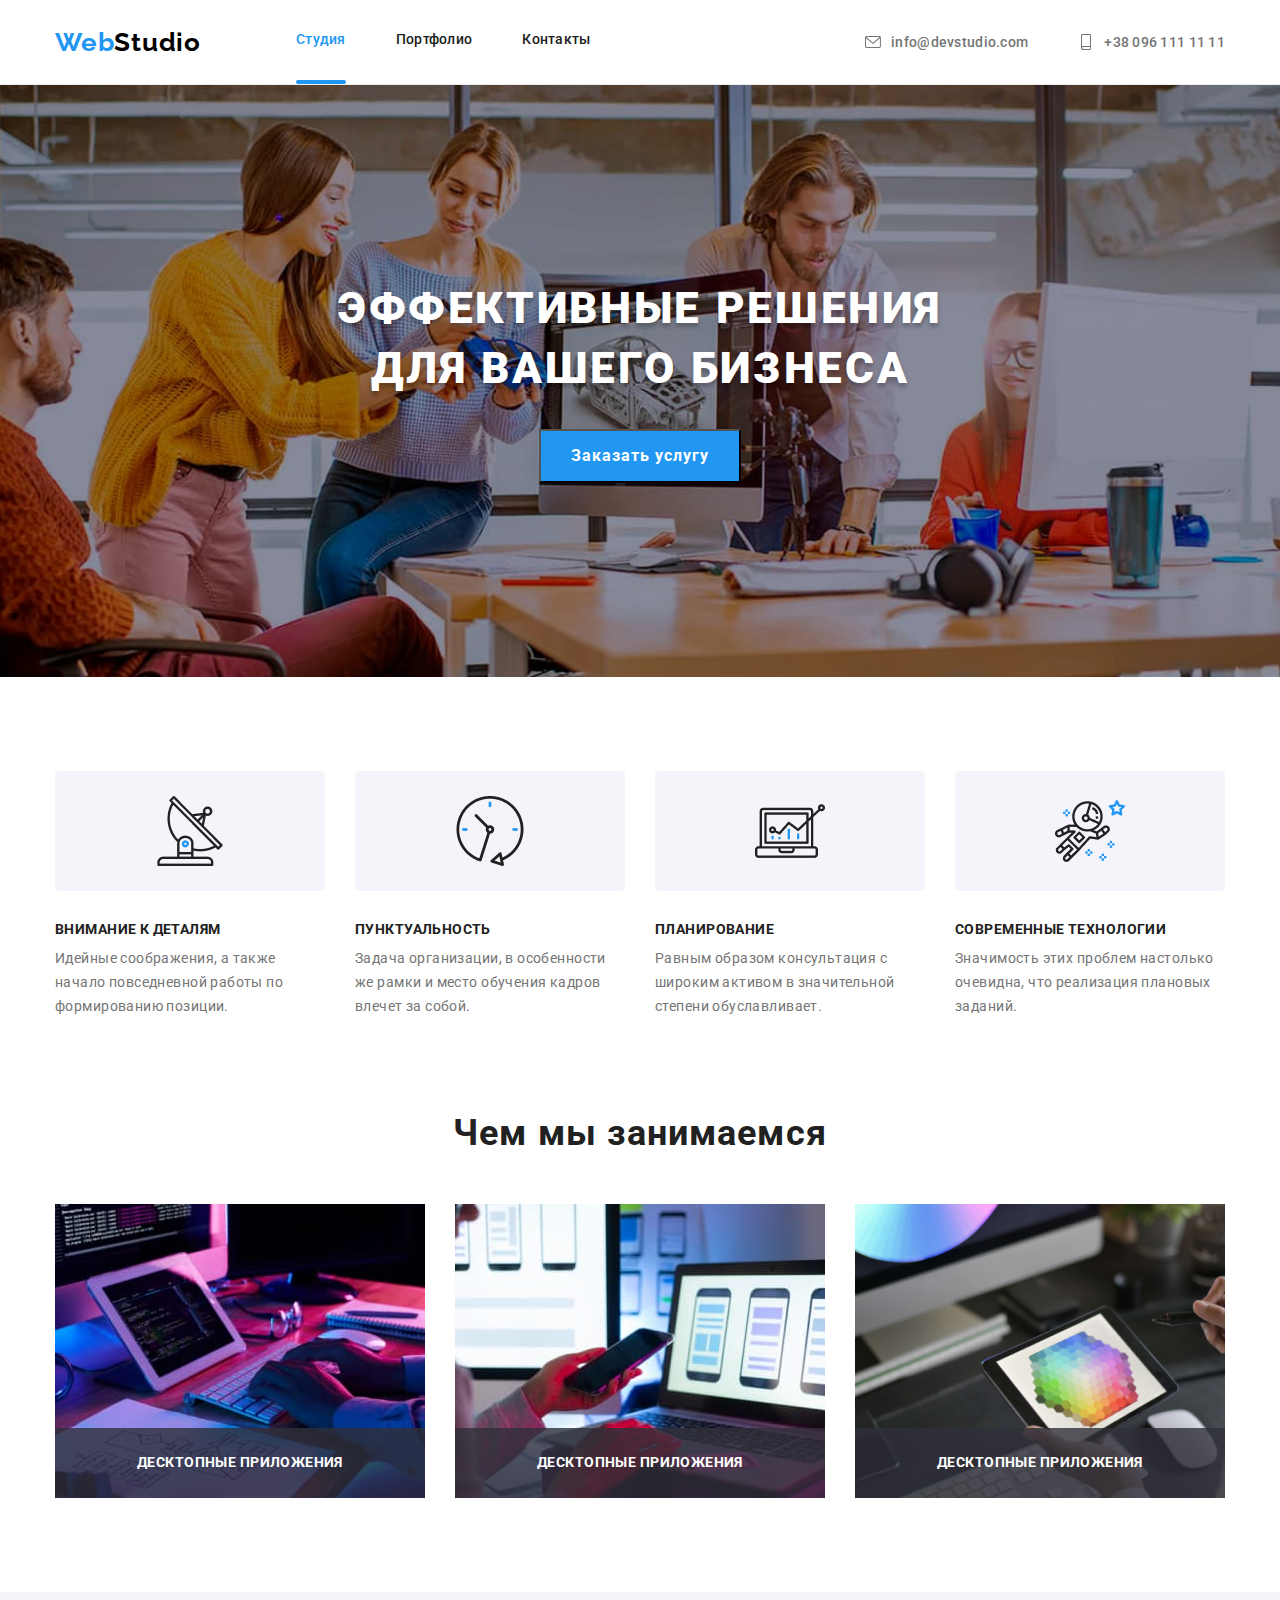
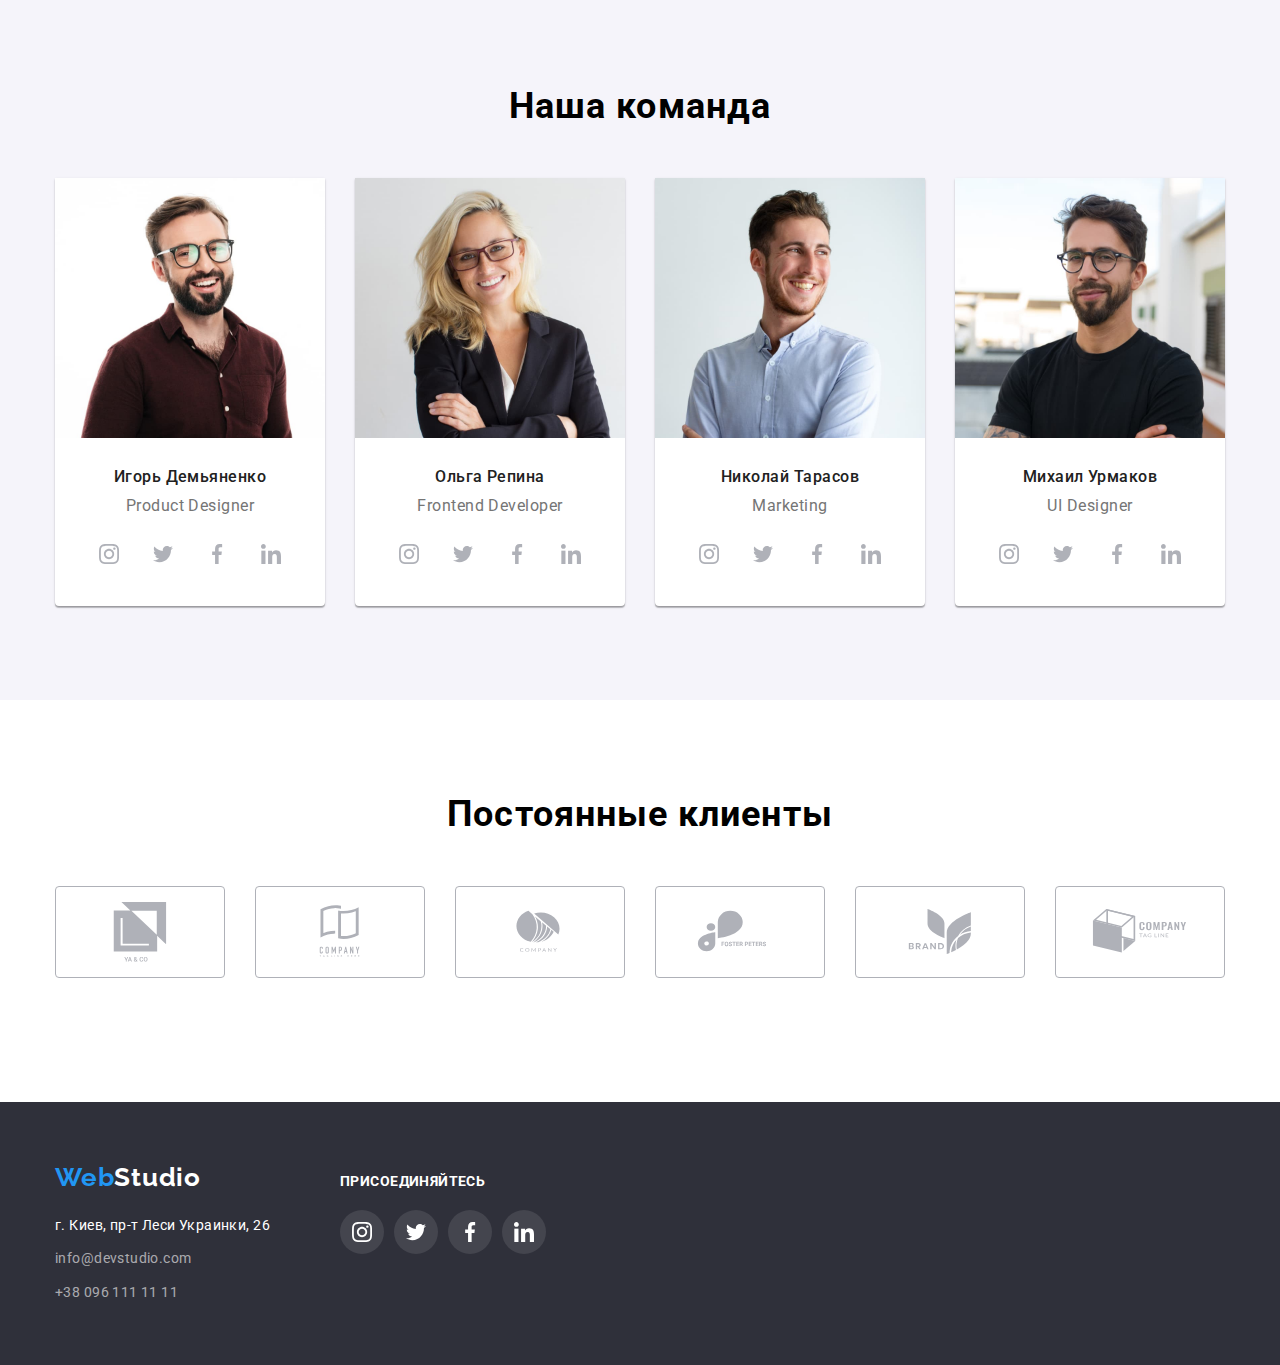
<file: index.html>
<!DOCTYPE html>
<html lang="ru">
<head>
    <meta charset="UTF-8">
    <meta http-equiv="X-UA-Compatible" content="IE=edge">
    <meta name="viewport" content="width=device-width, initial-scale=1.0">
    <title>Студия</title>
    <link rel="preconnect" href="https://fonts.googleapis.com">
    <link rel="preconnect" href="https://fonts.gstatic.com" crossorigin>
    <link href="https://fonts.googleapis.com/css2?family=Raleway:wght@700&family=Roboto:wght@400;500;700;900&display=swap"rel="stylesheet">
    <link rel="stylesheet" href="https://cdnjs.cloudflare.com/ajax/libs/modern-normalize/1.1.0/modern-normalize.min.css">
    <link rel="stylesheet" href="./css/styles.css">
</head>
<body>
<!-- Шапка сайта -->
    <header class="page-header">
       <div class="container">
            <nav class="nav" >
                <a class="logo" href="/"><span class="logo-color">Web</span>Studio</a>
                <ul  class="site-nav">
                    <li class="item ">
                        <div class="current-session">
                            <a class="link" href="./index.html">Студия</a>
                        </div>    
                    </li>
                    <li class="item"><a class="link" href="./portfolio.html">Портфолио</a></li>
                    <li class="item"><a class="link" href="#">Контакты</a></li>
                </ul>
                <ul class="auth-nav">
                    <li class="item">
                        <a class="link" href="mailto:info@devstudio.com">
                            <svg class="contact-link" wght="16px" height="16px">
                                <use href="./images/icons.svg#envelope"></use>
                            </svg>
                            info@devstudio.com</a>
                    </li>
                    <li class="item"><a class="link" href="tel:+380961111111">
                        <svg class="contact-link" wght="16px" height="16px">
                            <use href="./images/icons.svg#smartphone"></use>
                        </svg>
                        +38 096 111 11 11</a></li>
                </ul>
            </nav>
        </div>
    </header>
<!-- Главаная часть (Контент) -->
    <main>
        <!-- Хиро   -->
        <section class="hero section" >
            <div class="container hero-container">
                <h1 class="hero-title">Эффективные решения <br> для вашего бизнеса</h1>
                <button class="button" type="button" data-modal-open>Заказать услугу</button>
            </div>
        </section>
        <!-- Наши привилегии  -->
        <section class="section">
            <div class="container">
                <h2 class="hide-title">Наши привилегии </h2>
                <ul class="benefits">
                    <li class="item icon-antenna">
                        <h3 class="titel ">Внимание к деталям</h3>
                        <p class="article">Идейные соображения, а также начало повседневной работы по формированию позиции.</p>
                    </li>
                    <li class="item icon-clock">
                        <h3 class="titel">Пунктуальность</h3>
                        <p class="article">Задача организации, в особенности же рамки и место обучения кадров влечет за собой.</p>
                    </li>
                    <li class="item icon-diagram">
                        <h3 class="titel">Планирование</h3>
                        <p class="article">Равным образом консультация с широким активом в значительной степени обуславливает.</p>
                    </li>
                    <li class="item icon-astrounaut">
                        <h3 class="titel">Современные технологии</h3>
                        <p class="article">Значимость этих проблем настолько очевидна, что реализация плановых заданий.</p>
                    </li>
                </ul>
            </div>
        </section>
        <!-- Чем занимаемся  -->
        <section class="work section">
            <div class="container">
                <h2 class="titel">Чем мы занимаемся</h2>
                <ul class="work">
                    <li class="wokr-section">
                        <img src="./images/keybord.jpg" width="370" alt="Пишем код">
                        <p class="wokr-section-description">Десктопные приложения</p>
                    </li>
                    <li class="wokr-section">
                        <img src="./images/phoneandnotebook.jpg" width="370" alt="Звонки родным и близким">
                        <P class="wokr-section-description">Десктопные приложения</P>
                    </li>
                    <li class="wokr-section">
                        <img src="./images/colortabel.jpg" width="370" alt="Красивый планшет с палитрой цветов">
                        <P class="wokr-section-description">Десктопные приложения</P>
                    </li>
                </ul>
            </div>
        </section>
        <!-- Наша команда -->
        <section class="team section">
            <div class="container">
                <h2 class="team-title">Наша команда</h2>
                <ul class="team-persons">
                    <li class="item">
                        <img src="./images/team/ighor.jpg" width="270" alt="Игорь Демьяненко - Product Designer">
                        <div class="team-description">
                            <h3 class="team-name">Игорь Демьяненко</h3>
                            <p class="article">Product Designer</p>
                        </div>
                        <ul  class="team-socials">
                            <li class="team-socials-item">
                                <a class="team-link" href="#">
                                    <svg class="team-icon">
                                        <use href="./images/icons.svg#instagram"></use>
                                    </svg>
                                </a>
                            </li>
                            <li class="team-socials-item">
                                <a class="team-link" href="#">
                                    <svg class="team-icon">
                                        <use href="./images/icons.svg#twitter"></use>
                                    </svg>
                                </a>
                            </li>
                            <li class="team-socials-item">
                                <a class="team-link" href="#">
                                    <svg class="team-icon">
                                        <use href="./images/icons.svg#facebook"></use>
                                    </svg>
                                </a>
                            </li>
                            <li class="team-socials-item">
                                <a class="team-link" href="#">
                                    <svg class="team-icon">
                                        <use href="./images/icons.svg#linkedin"></use>
                                    </svg>
                                </a>
                            </li>
                        </ul> 
                    </li>
                    <li class="item">
                        <img src="./images/team/olga.jpg" width="270" alt="Ольга Репина - Frontend Developer">
                        <div class="team-description">
                            <h3 class="team-name">Ольга Репина</h3>
                            <p class="article">Frontend Developer</p>
                        </div>
                        <ul  class="team-socials">
                            <li class="team-socials-item">
                                <a class="team-link" href="#">
                                    <svg class="team-icon">
                                        <use href="./images/icons.svg#instagram"></use>
                                    </svg>
                                </a>
                            </li>
                            <li class="team-socials-item">
                                <a class="team-link" href="#">
                                    <svg class="team-icon">
                                        <use href="./images/icons.svg#twitter"></use>
                                    </svg>
                                </a>
                            </li>
                            <li class="team-socials-item">
                                <a class="team-link" href="#">
                                    <svg class="team-icon">
                                        <use href="./images/icons.svg#facebook"></use>
                                    </svg>
                                </a>
                            </li>
                            <li class="team-socials-item">
                                <a class="team-link" href="#">
                                    <svg class="team-icon">
                                        <use href="./images/icons.svg#linkedin"></use>
                                    </svg>
                                </a>
                            </li>
                        </ul> 
                    </li>
                    <li class="item">
                        <img src="./images/team/nikita.jpg" width="270" alt="Николай Тарасов - Marketing">
                        <div class="team-description">
                            <h3 class="team-name">Николай Тарасов</h3>
                            <p class="article">Marketing</p>
                        </div>
                        <ul  class="team-socials">
                            <li class="team-socials-item">
                                <a class="team-link" href="#">
                                    <svg class="team-icon">
                                        <use href="./images/icons.svg#instagram"></use>
                                    </svg>
                                </a>
                            </li>
                            <li class="team-socials-item">
                                <a class="team-link" href="#">
                                    <svg class="team-icon">
                                        <use href="./images/icons.svg#twitter"></use>
                                    </svg>
                                </a>
                            </li>
                            <li class="team-socials-item">
                                <a class="team-link" href="#">
                                    <svg class="team-icon">
                                        <use href="./images/icons.svg#facebook"></use>
                                    </svg>
                                </a>
                            </li>
                            <li class="team-socials-item">
                                <a class="team-link" href="#">
                                    <svg class="team-icon">
                                        <use href="./images/icons.svg#linkedin"></use>
                                    </svg>
                                </a>
                            </li>
                        </ul> 
                    </li>
                    <li class="item">
                        <img src="./images/team/mihail.jpg" width="270" alt="Михаил Урмаков - UI Designer">
                        <div class="team-description">
                            <h3 class="team-name">Михаил Урмаков</h3>
                            <p class="article">UI Designer</p>
                        </div>
                        <ul  class="team-socials">
                            <li class="team-socials-item">
                                <a class="team-link" href="#">
                                    <svg class="team-icon">
                                        <use href="./images/icons.svg#instagram"></use>
                                    </svg>
                                </a>
                            </li>
                            <li class="team-socials-item">
                                <a class="team-link" href="#">
                                    <svg class="team-icon">
                                        <use href="./images/icons.svg#twitter"></use>
                                    </svg>
                                </a>
                            </li>
                            <li class="team-socials-item">
                                <a class="team-link" href="#">
                                    <svg class="team-icon">
                                        <use href="./images/icons.svg#facebook"></use>
                                    </svg>
                                </a>
                            </li>
                            <li class="team-socials-item">
                                <a class="team-link" href="#">
                                    <svg class="team-icon">
                                        <use href="./images/icons.svg#linkedin"></use>
                                    </svg>
                                </a>
                            </li>
                        </ul> 
                    </li>
                </ul>
            </div>
        </section>
        <section class="section">
            <h2 class="client-title">Постоянные клиенты</h2>
            <ul class="client-list">
                <li>
                    <a class="client-link" href="#">
                        <svg class="client-icon" width="106px" height="60px">
                            <use href="./images/icons.svg#client"></use>
                        </svg>
                    </a>
                </li>
                <li>
                    <a class="client-link" href="#">
                        <svg class="client-icon" width="106px" height="60px">
                            <use href="./images/icons.svg#client-2"></use>
                        </svg>
                    </a>
                </li>
                <li>
                    <a class="client-link" href="#" >
                        <svg class="client-icon" width="106px" height="60px">
                            <use href="./images/icons.svg#client-3"></use>
                        </svg>
                    </a>
                </li>
                <li>
                    <a class="client-link" href="#">
                        <svg class="client-icon" width="106px" height="60px">
                            <use href="./images/icons.svg#client-4"></use>
                        </svg>
                    </a>
                </li>
                <li>
                    <a class="client-link" href="#">
                        <svg class="client-icon" width="106px" height="60px">
                            <use href="./images/icons.svg#client-5"></use>
                        </svg>
                    </a>
                </li>
                <li>
                    <a class="client-link" href="#" >
                        <svg class="client-icon" width="106px" height="60px">
                            <use href="./images/icons.svg#client-6"></use>
                        </svg>
                    </a>
                </li>
            </ul>
        
        </section>
    </main>


    <!-- Футер -->
    <footer class="footer">
        <div class="container footer-contarner">
            <div>
                <a class="footer-logo" href="/"><span class="logo-color">Web</span>Studio</a>
            <address class="footer-adress">
                <p class="article">г. Киев, пр-т Леси Украинки, 26</p>
                <a class="link" href="mailto:info@devstudio.com">info@devstudio.com</a>
                <a class="link" href="tel:+380961111111">+38 096 111 11 11</a>
            </address>
            </div>
            <div class="footer-social">
                <h2 class="footer-social-title">присоединяйтесь</h2>
                <ul class="footer-social-list" >
                    <li class="footer-social-item">
                        <a class="footer-social-link" href="#">
                            <svg class="footer-social-icon">
                                <use href="./images/icons.svg#instagram"></use>
                            </svg>
                        </a>
                    </li>
                    <li class="footer-social-item">
                        <a class="footer-social-link" href="#">
                            <svg class="footer-social-icon">
                                <use href="./images/icons.svg#twitter"></use>
                            </svg>
                        </a>
                    </li>
                    <li class="footer-social-item">
                        <a class="footer-social-link" href="#">
                            <svg class="footer-social-icon">
                                <use href="./images/icons.svg#facebook"></use>
                            </svg>
                        </a>
                    </li>
                    <li class="footer-social-item">
                        <a class="footer-social-link" href="#">
                            <svg class="footer-social-icon">
                                <use href="./images/icons.svg#linkedin"></use>
                            </svg>
                        </a>
                    </li>
                </ul> 
            </div>

        </div>

             
    </footer>
    <!-- Backdrop and Modal -->
    <div class="backdrop is-hidden" data-modal>
        <div class="modal">
            <button class="modal-close-button" type="button" data-modal-close>
                <svg class="modal-close-icon" width="11px" height="11px" >
                    <use href="./images/icons.svg#cross"></use>
                </svg>
            </button>
        </div>
    </div>   
    <!-- JS -->
    <script src="./js/modal.js"></script>
</body>
</html>
</file>
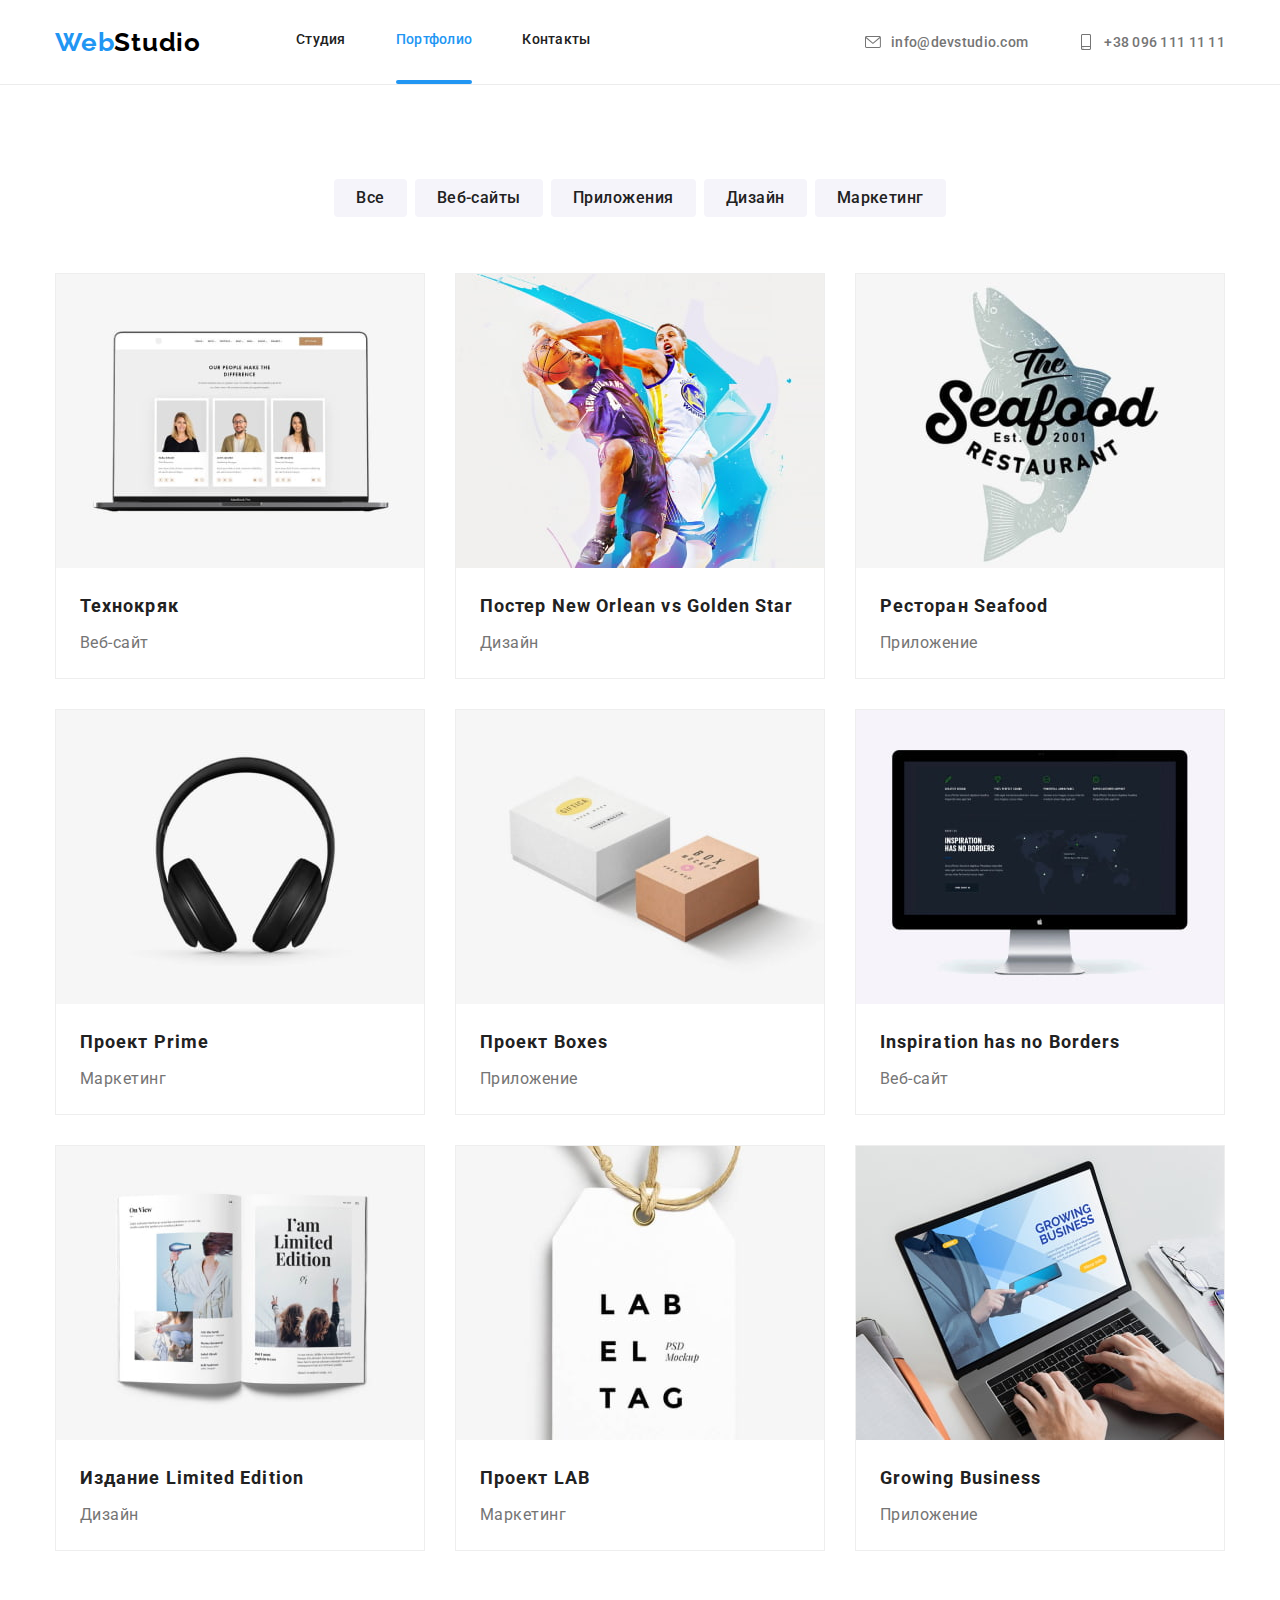
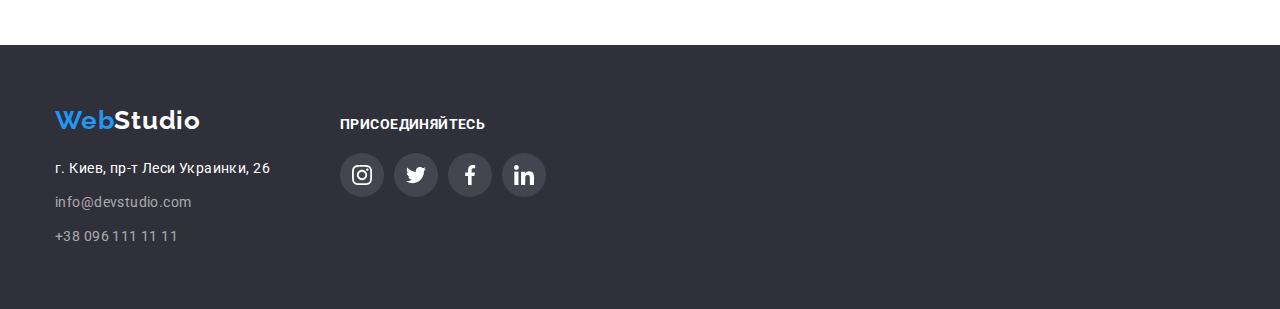
<file: portfolio.html>
<!DOCTYPE html>
<html lang="ru">
<head>
    <meta charset="UTF-8">
    <meta http-equiv="X-UA-Compatible" content="IE=edge">
    <meta name="viewport" content="width=device-width, initial-scale=1.0">
    <title>Портфолио</title>
    <link rel="preconnect" href="https://fonts.googleapis.com">
    <link rel="preconnect" href="https://fonts.gstatic.com" crossorigin>
    <link href="https://fonts.googleapis.com/css2?family=Raleway:wght@700&family=Roboto:wght@400;500;700;900&display=swap" rel="stylesheet">
    <link rel="stylesheet" href="https://cdnjs.cloudflare.com/ajax/libs/modern-normalize/1.1.0/modern-normalize.min.css">
    <link rel="stylesheet" href="./css/styles.css">
</head>
<body>
    <!-- Шапка сайта -->
    <header class="page-header">
        <div class="container">
             <nav class="nav" >
                 <a class="logo" href="./"><span class="logo-color">Web</span>Studio</a>
                 <ul  class="site-nav">
                     <li class="item ">
                            <a class="link" href="./index.html">Студия</a>
                    </li>
                     <li class="item ">
                        <div class="current-session">
                            <a class="link" href="./portfolio.html">Портфолио</a>
                        </div>
                    </li>
                     <li class="item"><a class="link" href="#">Контакты</a></li>
                 </ul>
                 <ul class="auth-nav">
                     <li class="item">
                         <a class="link" href="mailto:info@devstudio.com">
                             <svg class="contact-link" wght="16px" height="16px">
                                 <use href="./images/icons.svg#envelope"></use>
                             </svg>
                             info@devstudio.com</a>
                     </li>
                     <li class="item"><a class="link" href="tel:+380961111111">
                         <svg class="contact-link" wght="16px" height="16px">
                             <use href="./images/icons.svg#smartphone"></use>
                         </svg>
                         +38 096 111 11 11</a></li>
                 </ul>
             </nav>
         </div>
     </header>
    <!-- Наши работы -->
    <main>
        <section class="section">
            <div class="container">
                <h1 class="hide-title">Наши работы</h1>
                <ul class="portfolio-button-list">
                    <li class="item"><button class="portfolio-button" type="button">Все</button></li>
                    <li class="item"><button class="portfolio-button" type="button">Веб-сайты</button></li>
                    <li class="item"><button class="portfolio-button" type="button">Приложения</button></li>
                    <li class="item"><button class="portfolio-button" type="button">Дизайн</button></li>
                    <li class="item"><button class="portfolio-button" type="button">Маркетинг</button></li>
                </ul>
            </div>

            <div class="container">
                <ul class="portfolio-list">
                    <li class="portfolio-item">
                        <a class="portfolio-link" href="#">
                            <div class="portfolio-thumb">
                                <img src="./images/portfolio/notebook.jpg" width="370" alt="Фото ноутбука">
                                <div class="portfolio-overlay">
                                    <p class="portfolio-overlay-description">Ресурс предлагает комплексные предложения с разным уровнем функционала и сервисов. Все это позволит посетителю получить исчерпывающие сведения о компании или частном лице.</p>
                                </div> 
                            </div>
                                                       
                            <div class="portfolio-list-description">
                                <h2 class="portfolio-list-title">Технокряк</h2>
                                <p class="article">Веб-сайт</p>
                            </div>
                            
                        </a>
                
                    </li>
                    <li class="portfolio-item">
                        <a class="portfolio-link" href="#">
                            <div class="portfolio-thumb">
                                <img src="./images/portfolio/basketboll.jpg" width="370" alt="Фото ноутбука">
                                <div class="portfolio-overlay">
                                    <p class="portfolio-overlay-description">Ресурс предлагает комплексные предложения с разным уровнем функционала и сервисов. Все это позволит посетителю получить исчерпывающие сведения о компании или частном лице.</p>
                                </div> 
                            </div>
                            <div class="portfolio-list-description">
                                <h2 class="portfolio-list-title">Постер New Orlean vs Golden Star</h2>
                                <p class="article">Дизайн</p>
                            </div>
                        </a>
                
                    </li>
                    <li class="portfolio-item">
                        <a class="portfolio-link" href="#">
                            <div class="portfolio-thumb">
                                <img src="./images/portfolio/searestoran.jpg" width="370" alt="Фото ноутбука">
                                <div class="portfolio-overlay">
                                    <p class="portfolio-overlay-description">Ресурс предлагает комплексные предложения с разным уровнем функционала и сервисов. Все это позволит посетителю получить исчерпывающие сведения о компании или частном лице.</p>
                                </div> 
                            </div>
                            <div class="portfolio-list-description">
                                <h2 class="portfolio-list-title">Ресторан Seafood</h2>
                                <p class="article">Приложение</p>
                            </div>
                        </a>
                    </li>
                    <li class="portfolio-item">
                        <a class="portfolio-link" href="#">
                            <div class="portfolio-thumb">
                                <img src="./images/portfolio/headsets.jpg" width="370" alt="Фото ноутбука">
                                <div class="portfolio-overlay">
                                    <p class="portfolio-overlay-description">Ресурс предлагает комплексные предложения с разным уровнем функционала и сервисов. Все это позволит посетителю получить исчерпывающие сведения о компании или частном лице.</p>
                                </div> 
                            </div>
                            <div class="portfolio-list-description">
                                <h2 class="portfolio-list-title">Проект Prime</h2>
                                <p class="article">Маркетинг</p>
                            </div>
                        </a>
                    </li>
                    <li class="portfolio-item">
                        <a class="portfolio-link" href="#">
                            <div class="portfolio-thumb">
                                <img src="./images/portfolio/boxes.jpg" width="370" alt="Фото ноутбука">
                                <div class="portfolio-overlay">
                                    <p class="portfolio-overlay-description">Ресурс предлагает комплексные предложения с разным уровнем функционала и сервисов. Все это позволит посетителю получить исчерпывающие сведения о компании или частном лице.</p>
                                </div> 
                            </div>
                            <div class="portfolio-list-description">
                                <h2 class="portfolio-list-title">Проект Boxes</h2>
                                <p class="article">Приложение</p>
                            </div>
                        </a>
                    </li>
                    <li class="portfolio-item">
                        <a class="portfolio-link" href="#">
                            <div class="portfolio-thumb">
                                <img src="./images/portfolio/monitor.jpg" width="370" alt="Фото ноутбука">
                                <div class="portfolio-overlay">
                                    <p class="portfolio-overlay-description">Ресурс предлагает комплексные предложения с разным уровнем функционала и сервисов. Все это позволит посетителю получить исчерпывающие сведения о компании или частном лице.</p>
                                </div> 
                            </div>
                            <div class="portfolio-list-description">
                                <h2 class="portfolio-list-title">Inspiration has no Borders</h2>
                                <p class="article">Веб-сайт</p>
                            </div>
                        </a>
                    </li>
                    <li class="portfolio-item">
                        <a class="portfolio-link" href="#">
                            <div class="portfolio-thumb">
                                <img src="./images/portfolio/book.jpg" width="370" alt="Фото ноутбука">
                                <div class="portfolio-overlay">
                                    <p class="portfolio-overlay-description">Ресурс предлагает комплексные предложения с разным уровнем функционала и сервисов. Все это позволит посетителю получить исчерпывающие сведения о компании или частном лице.</p>
                                </div> 
                            </div>
                            <div class="portfolio-list-description">
                                <h2 class="portfolio-list-title">Издание Limited Edition</h2>
                                <p class="article">Дизайн</p>
                            </div>
                        </a>
                    </li>
                    <li class="portfolio-item">
                        <a class="portfolio-link" href="#">
                            <div class="portfolio-thumb">
                                <img src="./images/portfolio/tag.jpg" width="370" alt="Фото ноутбука">
                                <div class="portfolio-overlay">
                                    <p class="portfolio-overlay-description">Ресурс предлагает комплексные предложения с разным уровнем функционала и сервисов. Все это позволит посетителю получить исчерпывающие сведения о компании или частном лице.</p>
                                </div> 
                            </div>
                            <div class="portfolio-list-description">
                                <h2 class="portfolio-list-title">Проект LAB</h2>
                                <p class="article">Маркетинг</p>
                            </div>
                        </a>
                    </li>
                    <li class="portfolio-item">
                        <a class="portfolio-link" href="#">
                            <div class="portfolio-thumb">
                                <img src="./images/portfolio/notebook-for-business.jpg" width="370" alt="Фото ноутбука">
                                <div class="portfolio-overlay">
                                    <p class="portfolio-overlay-description">Ресурс предлагает комплексные предложения с разным уровнем функционала и сервисов. Все это позволит посетителю получить исчерпывающие сведения о компании или частном лице.</p>
                                </div> 
                            </div>
                            <div class="portfolio-list-description">
                                <h2 class="portfolio-list-title">Growing Business</h2>
                                <p class="article">Приложение</p>
                            </div>
                        </a>
                    </li>
                </ul>
            </div>

        </section>
    </main>
    <footer class="footer">
        <div class="container footer-contarner">
            <div>
                <a class="footer-logo" href="/"><span class="logo-color">Web</span>Studio</a>
            <address class="footer-adress">
                <p class="article">г. Киев, пр-т Леси Украинки, 26</p>
                <a class="link" href="mailto:info@devstudio.com">info@devstudio.com</a>
                <a class="link" href="tel:+380961111111">+38 096 111 11 11</a>
            </address>
            </div>
            <div class="footer-social">
                <h2 class="footer-social-title">присоединяйтесь</h2>
                <ul class="footer-social-list" >
                    <li class="footer-social-item">
                        <a class="footer-social-link" href="#">
                            <svg class="footer-social-icon">
                                <use href="./images/icons.svg#instagram"></use>
                            </svg>
                        </a>
                    </li>
                    <li class="footer-social-item">
                        <a class="footer-social-link" href="#">
                            <svg class="footer-social-icon">
                                <use href="./images/icons.svg#twitter"></use>
                            </svg>
                        </a>
                    </li>
                    <li class="footer-social-item">
                        <a class="footer-social-link" href="#">
                            <svg class="footer-social-icon">
                                <use href="./images/icons.svg#facebook"></use>
                            </svg>
                        </a>
                    </li>
                    <li class="footer-social-item">
                        <a class="footer-social-link" href="#">
                            <svg class="footer-social-icon">
                                <use href="./images/icons.svg#linkedin"></use>
                            </svg>
                        </a>
                    </li>
                </ul> 
            </div>

        </div>

                
    </footer>
    
</body>
</html>
</file>
<file: css/styles.css>
:root {
    --main-color: #212121;
    --secondary-color: #757575;
}

/* Нормолайз */
body {
    background-color: #fff;
    font-family: 'Roboto', sans-serif;
    
}
h1,h2,h3,h4,h5,h6 {
    margin: 0px 0px;
}

ul, ol {
    margin: 0;
    padding: 0;
    list-style-type: none;
}

a {
    text-decoration: none;
}

p {
    margin: 0;
}

address {
    font-style: normal;
}

img {
    display: block;
}

.hide-title {
    position: absolute;
    width: 1px;
    height: 1px;
    margin: -1px;
    border: 0;
    padding: 0;
    white-space: nowrap;
    clip-path: inset(100%);
    clip: rect(0 0 0 0);
    overflow: hidden;
}
/* Стили для шапки */
.page-header {
    border-bottom: 1px solid #ECECEC;
        
}

.nav {
    display: flex;
    align-items: center;

    
   
}

.container {
    width: 100%;
    max-width: 1200px;
    margin: 0 auto;
    padding: 0 15px;

}

.section {
    padding-top: 94px;
    padding-bottom: 94px;
}
/* Стиль Логотипа*/

.logo {
    
    color: #000;
    font-family: 'Raleway';
        font-style: normal;
        font-weight: 700;
        font-size: 26px;
        line-height: 1.19;
        letter-spacing: 0.03em;
        

}
.footer-logo {
    color: #fff;
    font-family: 'Raleway';
        font-style: normal;
        font-weight: 700;
        font-size: 26px;
        line-height: 1.19;
        letter-spacing: 0.03em;
        

}
.logo-color {
    color: #2196F3;
}
/* Стили навигации */
.site-nav {
    display: flex;
    margin-left: 95px;
      
}
.contact-link{
    display: flex;
    align-items: center;
    width: 16px;
    fill: var(--secondary-color);
    margin-right: 10px;
}

.site-nav .item:{

}

.site-nav .item:not(:last-child){
    margin-right: 50px;
}

.site-nav .link {
        display: block;
        padding-top: 32px;
        padding-bottom: 32px;
    

        font-style: normal;
        font-weight: 500;
        font-size: 14px;
        line-height: 1.14;
        letter-spacing: 0.02em;
        
        color: #212121;
        transition: 250ms;
        transition-timing-function: cubic-bezier(0.4, 0, 0.2, 1);
}

.current-session::after {
    content: '';
    display: block;
    width: 100%;
    height: 4px;

    background: #2196F3;
    border-radius: 2px;
}
.current-session .link {
    color:#2196F3
}

.site-nav .link:hover,
.site-nav .link:focus {
    color: #2196F3;
    transition: 250ms;
    transition-timing-function: cubic-bezier(0.4, 0, 0.2, 1);
}

/* .site-nav .link:hover .contact-link,
.site-nav .link:focus .contact-link {
    fill: #2196F3;
} */

.auth-nav {
    display: flex;  
    margin-left: auto;
    
}

.auth-nav .item:not(:last-child) {
    margin-right: 50px;
}

.auth-nav .link {
    display: flex;
    padding-top: 32px;
    padding-bottom: 32px;

    color: var(--secondary-color);
    font-style: normal;
    font-weight: 500;
    font-size: 14px;
    line-height: 1.15;
    letter-spacing: 0.02em;

    transition: 250ms;
    transition-timing-function: cubic-bezier(0.4, 0, 0.2, 1);
        
}
.auth-nav .link:hover,
.auth-nav .link:focus {
    color: #2196F3;
    transition: 250ms;
    transition-timing-function: cubic-bezier(0.4, 0, 0.2, 1);
}
.auth-nav .link:hover .contact-link,
.auth-nav .link:focus .contact-link{
    fill: #2196F3;
    transition: 250ms;
    transition-timing-function: cubic-bezier(0.4, 0, 0.2, 1);
}

/* Стили для хиро */
.hero {
    max-width: 1600px;
    align-items: center;
    
    
    background: linear-gradient(to right, rgba(47, 48, 58, 0.4), rgba(47, 48, 58, 0.4));
    background-image: url(../images/hero-bg.jpg);
    background-position: center;
    background-size: cover;
    background-repeat: no-repeat;
    background-color: #2F303A;

    margin-left: auto;
    margin-right: auto;
    
}
.hero-title  {
    display: block;
    
    margin-bottom: 30px;

    color: #000;
    font-weight: 900;
    font-size: 44px;
    line-height: 1.36;  
    text-align: center;
    letter-spacing: 0.06em;
    text-transform: uppercase;
    color: #FFFFFF;
    text-shadow: 0px 4px 4px rgba(0, 0, 0, 0.25);
}

.button {
    margin-left: auto;
    margin-right: auto;
    padding: 10px 30px;
    
    
    background-color: #2196F3;
    color: #fff;
    font-family: 'Roboto';
    font-style: normal;
    font-weight: 700;
    font-size: 16px;
    line-height: 1.88;
    display: flex;
    align-items: center;
    text-align: center;
    letter-spacing: 0.06em;
    cursor: pointer;
}

.hero-container {
    padding-top: 100px;
    padding-bottom: 100px;
}

/* Стили для наших привилегии */
.benefits {
    display: flex;
    justify-content: space-between;
    
    
    
}
.benefits .item {
    width: 270px;
}

.benefits .titel {
    margin-bottom: 10px;
    color: var(--main-color);
        font-style: normal;
        font-weight: 700;
        font-size: 14px;
        line-height: 1.15;
        letter-spacing: 0.03em;
        text-transform: uppercase;
        
}
.benefits .article {
    color: var(--secondary-color);
        font-weight: 400;
        font-size: 14px;
        line-height: 1.71;    
        letter-spacing: 0.03em;
}
/* Иконки сверху */
.benefits .item::before {
    display: block;
    content: ""; 
    height: 120px;
    background-color: #F5F4FA;
    background-position: center;
    background-repeat: no-repeat;
    border-radius: 4px;

    margin-bottom: 30px;
}

.icon-antenna::before {
    background-image: url('../images/icon/antenna.png');
}

.icon-clock::before {
    background-image: url('../images/icon/clock.png');
}

.icon-diagram::before {
    background-image: url('../images/icon/diagram.png');
}

.icon-astrounaut::before {
    background-image: url('../images/icon/astronaut.png');
}


/* Стили "Чем занимаемся" */
.work {
    display: flex;
    justify-content: space-between;
    padding-top: 0;
    
}
.work .titel {
    margin-bottom: 50px;

    color: var(--main-color);
        font-weight: 700;
        font-size: 36px;
        line-height: 1.16;
        text-align: center;
        letter-spacing: 0.03em;
}

.wokr-section{
    position: relative;
}

.wokr-section-description {
    position: absolute;
    left: 0;
    bottom: 0;

    display: flex;
    justify-content: center;
    align-items: center;
    width: 370px;
    height: 70px;


    font-family: 'Roboto';
    font-style: normal;
    font-weight: 700;
    font-size: 14px;
    line-height: 1.14;
    text-align: center;
    letter-spacing: 0.03em;
    text-transform: uppercase;

    color: #FFFFFF;
    background: rgba(47, 48, 58, 0.8);
}

/*  Стили Наша команда */

.team {
    display: block;
    background-color: #F5F4FA;
    background-position: center;
    margin-left: auto;
    margin-right: auto;
    text-align: center;
    
}

.team-persons{
    display: flex;
    justify-content: space-between;
}



.team-title {
    margin-bottom: 50px;

    font-weight: 700;
    font-size: 36px;
    line-height: 1.16;
    text-align: center;
    letter-spacing: 0.03em;

}

.team-persons .item  {

    background-color: #fff;
    box-shadow: 0px 1px 3px rgba(0, 0, 0, 0.12), 0px 1px 1px rgba(0, 0, 0, 0.14), 0px 2px 1px rgba(0, 0, 0, 0.2);
    border-radius: 0px 0px 4px 4px;
}
.team-name {
    

    color: var(--main-color);
    font-family: 'Roboto';
        font-style: normal;
        font-weight: 500;
        font-size: 16px;
        line-height: 1.18;
        
        letter-spacing: 0.03em;
}
.team .article {
    margin-top: 10px;
    

    color: var(--secondary-color);
    font-family: 'Roboto';
        font-style: normal;
        font-weight: 400;
        font-size: 16px;
        line-height: 1.18;
        letter-spacing: 0.03em;
}

.team-description {
    padding-bottom: 0px;
    padding-top: 30px;


}

.team-socials {
    display: flex;
    width: 206px;
    height: 44px;
    justify-content: space-between;
    align-items: center;
    margin: 16px auto 30px auto;
}

.team-link {
    display: block;
    align-items: center;
    width: 44px;
    height: 44px;
    padding-top: 12px;
    padding-bottom: 12px;
    border-radius: 50%;
}

.team-icon {
    width: 20px;
    height: 20px;
    fill: #afb1b8;
    transition: 250ms;
    transition-timing-function: cubic-bezier(0.4, 0, 0.2, 1);
    
    
}

.team-socials .team-socials-item{
    border-radius: 50%;
    transition: 250ms;
    transition-timing-function: cubic-bezier(0.4, 0, 0.2, 1);
    /* background-color: blue; */
}
.team-socials .team-socials-item:hover,
.team-socials-item .team-link:focus{
    background-color: #2196F3;
    transition: 250ms;
    transition-timing-function: cubic-bezier(0.4, 0, 0.2, 1);
}
.team-socials-item .team-link:focus .team-icon,
.team-socials .team-socials-item:hover .team-icon {
    fill: #ffffff;
    transition: 250ms;
    transition-timing-function: cubic-bezier(0.4, 0, 0.2, 1);
}



/* Постоянные клиенты секция */
 
.client-title {
    margin-bottom: 50px;
    
    font-weight: 700;
    font-size: 36px;
    line-height: 1.16;
    text-align: center;
    letter-spacing: 0.03em; 
}

.client-list {
    display: flex;
    width: 1170px;
    justify-content: space-between;
    align-items: center;
    margin: 16px auto 30px auto;

}

.client-link {
    display: flex;
    align-items: center;
    justify-content: center;
    width: 170px;
    height: 92px;
    border: 1px solid #AFB1B8;
    border-radius: 4px;
    transition: 250ms;
    transition-timing-function: cubic-bezier(0.4, 0, 0.2, 1);
}
.client-icon {
    fill: #afb1b8;
    transition: 250ms;
    transition-timing-function: cubic-bezier(0.4, 0, 0.2, 1);
    
}

.client-link:hover,
.client-link:focus {
    border: 1px solid rgba(33, 150, 243, 1);
    transition: 250ms;
    transition-timing-function: cubic-bezier(0.4, 0, 0.2, 1);
    
}

.client-link:hover .client-icon,
.client-link:focus .client-icon{
    fill: #2196F3;
    transition: 250ms;
    transition-timing-function: cubic-bezier(0.4, 0, 0.2, 1);
}

/* Стили для футера */

.footer {
    display: block;
    padding-top: 60px;
    padding-bottom: 60px;

    background-color: #2F303A;
        font-style: normal;
        font-weight: 400;
        font-size: 14px;
        line-height: 1.71;
        letter-spacing: 0.03em;
}

.footer-contarner{
    display: flex;
}
.footer-adress {
    display: flex;
    flex-direction: column;
    
}
.footer .article {
    margin-top: 20px;
    color: #fff;
}
.footer .link {
    
    margin-top: 10px;

    font-weight: 400;
    font-size: 14px;
    line-height: 1.71;
    letter-spacing: 0.03em;
    color: rgba(255, 255, 255, 0.6);
    
}

.footer-social {
    display: flex;
    flex-direction: column;
    margin-left: 70px;
    margin-top: 12px;
    
}

.footer-social-title {


    
    font-family: 'Roboto';
    font-style: normal;
    font-weight: 700;
    font-size: 14px;
    line-height: 1.14;
    letter-spacing: 0.03em;
    text-transform: uppercase;

    color: #FFFFFF;
}

.footer-social-list {
    display: flex;
    width: 206px;
    height: 44px;
    justify-content: space-between;
    align-items: center;
    margin-top: 20px;
    
    /* margin: 16px auto 30px auto; */
    
}


.footer-social-link {
    display: flex;
    align-items: center;
    justify-content: center;
    width: 44px;
    height: 44px;
        
    background: rgba(255, 255, 255, 0.1);
    border-radius: 50%;
    
}

.footer-social-icon {
    width: 20px;
    height: 20px;
    fill: #ffffff;
    
    
}

.footer-social-list .footer-social-item{
    border-radius: 50%;
    transition: 250ms;
    transition-timing-function: cubic-bezier(0.4, 0, 0.2, 1);
    /* background-color: blue; */
}
.footer-social-list .footer-social-item:hover,
.footer-social-list .footer-social-link:focus {
    background-color: #2196F3;
    transition: 250ms;
    transition-timing-function: cubic-bezier(0.4, 0, 0.2, 1);
}


/* Портфолио */
/* Кнопки портфолио */
.portfolio-button-list {
    display: flex;
    margin-bottom: 56px;
    justify-content: center;
}
.portfolio-button-list .item:not(:last-child) {
    margin-right: 8px;
}


.portfolio-button {
    display: block;
    padding: 6px 22px;
    /* margin-top: 100px; */
    
    background: #F5F4FA;
        font-weight: 500;
        font-size: 16px;
        line-height: 1.62;
        text-align: center;
        letter-spacing: 0.03em;
        color: #212121;
        border: none;
        border-radius: 4px;
    
        transition: 250ms;
        transition-timing-function: cubic-bezier(0.4, 0, 0.2, 1);
}


.portfolio-button:hover,
.portfolio-button:focus {
    background-color: #2196F3;
    color: #FFFFFF;
    box-shadow: 0px 3px 1px rgba(0, 0, 0, 0.1), 0px 1px 2px rgba(0, 0, 0, 0.08), 0px 2px 2px rgba(0, 0, 0, 0.12);
    transition: 250ms;
    transition-timing-function: cubic-bezier(0.4, 0, 0.2, 1);   
}

/* Список робот */

.portfolio-list {
    display: flex;
    flex-wrap: wrap;
    
    

    
}

.portfolio-item {
    width: 370px;
    margin-right: 30px;
    margin-bottom: 30px;

    background: #FFFFFF;
    border: 1px solid #EEEEEE;
}
.portfolio-item:hover,
.portfolio-item:focus {
    transition: 250ms;
    transition-timing-function: cubic-bezier(0.4, 0, 0.2, 1);
    box-shadow: 0px 1px 1px rgba(0, 0, 0, 0.12), 0px 4px 4px rgba(0, 0, 0, 0.06), 1px 4px 6px rgba(0, 0, 0, 0.16);
}

.portfolio-item:nth-child(3n) {
    margin-right: 0px;
}

.portfolio-item:nth-last-child(-n+3) {
    margin-bottom: 0px;
}
/* .portfolio-link {
    position: relative;
    
    
} */
.portfolio-thumb {
    position: relative;
    overflow: hidden;
}


.portfolio-list-title {
    /* margin: 20px auto 4px 24px; */
    margin-bottom: 4px;
    font-weight: 700;
    font-size: 18px;
    line-height: 2;
    letter-spacing: 0.06em;
    color: #212121;
}
.portfolio-list .article {
    /* margin-left: 24px;
    margin-bottom: 20px; */

        font-weight: 400;
        font-size: 16px;
        line-height: 1.88;
        letter-spacing: 0.03em;
        color: #757575;
}
.portfolio-list-description {
    padding-left: 24px;
    padding-bottom: 20px;
    padding-top: 20px;
}

.portfolio-overlay {
    position: absolute;
    top: 0;
    right: 0;
    width: 100%;
    height: 100%;
    padding: 64px 24px;
    background-color: rgba(33, 150, 243, 0.9);
    transform: translateY(100%);
    transition: transform 250ms;
    transition-timing-function: cubic-bezier(0.4, 0, 0.2, 1);
    
}

.portfolio-overlay-description {
    font-family: 'Roboto';
    font-style: normal;
    font-weight: 400;
    font-size: 18px;
    line-height: 1.56;
    letter-spacing: 0.03em;
    color: #FFFFFF;
}

.portfolio-item:hover .portfolio-overlay {
    transform: translateY(0);
    
}

/* Modal and Backdrop */

.backdrop {
    position: fixed;
    top: 0;
    left: 0;

    width: 100%;
    height: 100%;
    background: rgba(0, 0, 0, 0.2);

    transition: opacity 0.5s, visibility 0.5s;
}

.modal {
    position: absolute;
    top: 50%;
    left: 50%;
    transform: translate(-50%, -50%);


    width: 528px;
    min-height: 581px;


    background: #FFFFFF;
    box-shadow: 0px 1px 3px rgba(0, 0, 0, 0.12), 0px 1px 1px rgba(0, 0, 0, 0.14), 0px 2px 1px rgba(0, 0, 0, 0.2);
    border-radius: 4px;
}

.modal-close-icon {

    fill: #000000;
}

.modal-close-button {
    position: absolute;
    top: 8px;
    right: 8px;
    width: 30px;
    height: 30px;

    background: #FFFFFF;
    border: 1px solid rgba(0, 0, 0, 0.1);
    border-radius: 50%;
    cursor: pointer;
}

.is-hidden {
    opacity: 0;
    visibility: hidden;
    pointer-events: none;

}
</file>
